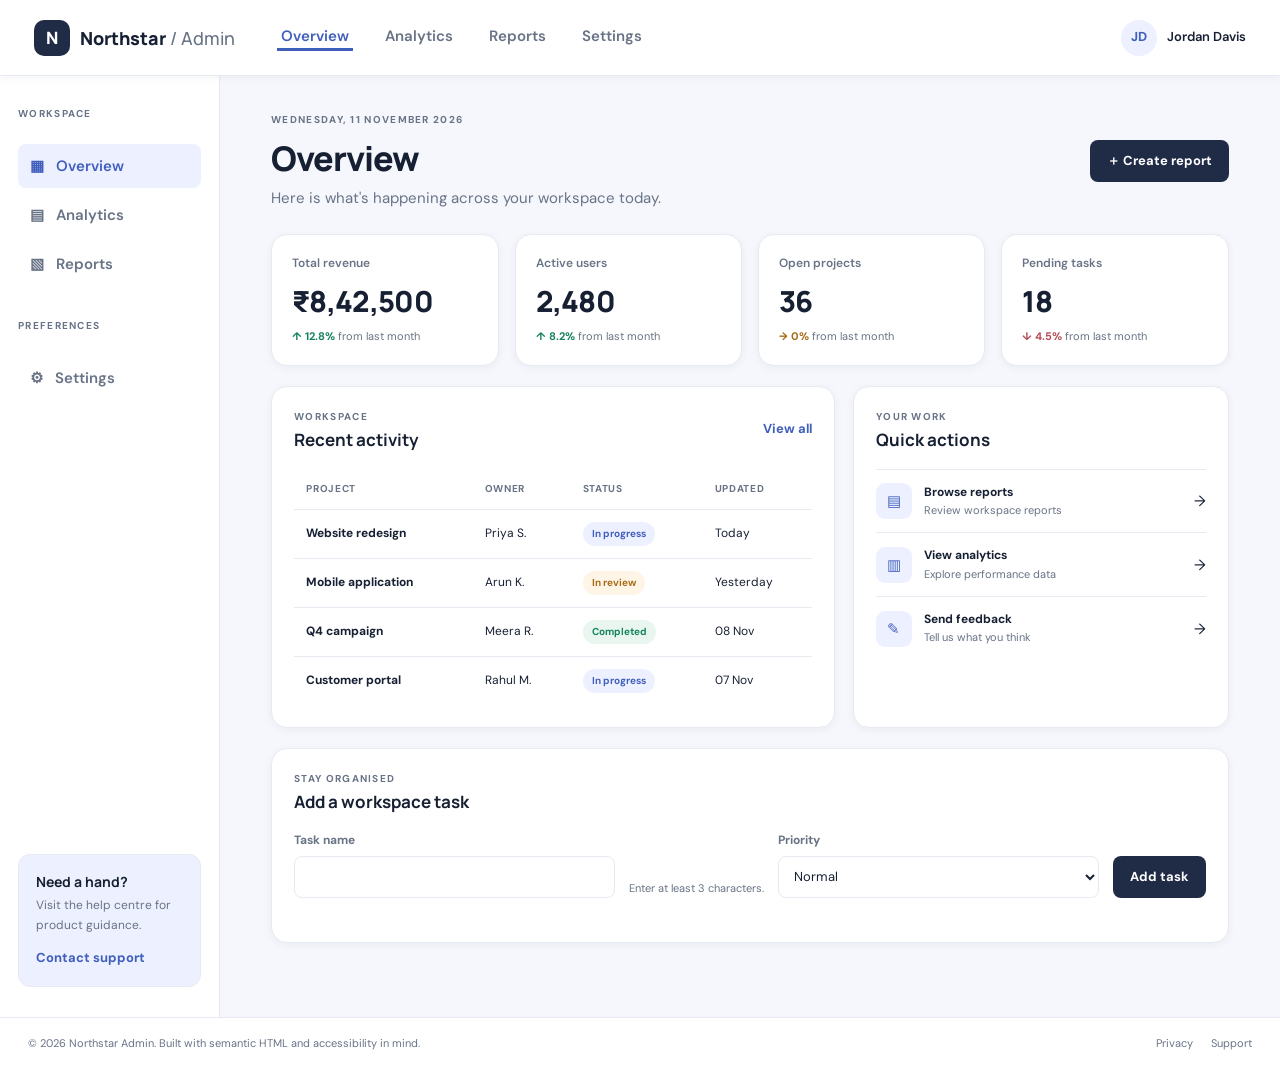
<file: index.html>
<!doctype html>
<html lang="en">
<head>
  <meta charset="utf-8">
  <meta name="viewport" content="width=device-width, initial-scale=1">
  <meta name="description" content="Accessible enterprise dashboard overview.">
  <title>Overview | Northstar Admin</title>
  <link rel="stylesheet" href="css/styles.css">
  <script src="js/app.js" defer></script>
</head>
<body>
  <a class="skip-link" href="#main-content">Skip to main content</a>
  <header class="site-header">
    <a class="brand" href="index.html" aria-label="Northstar Admin home"><span class="brand-mark" aria-hidden="true">N</span><span>Northstar<span class="brand-muted"> / Admin</span></span></a>
    <button class="menu-toggle" type="button" aria-expanded="false" aria-controls="primary-nav"><span class="visually-hidden">Toggle navigation</span><span aria-hidden="true">☰</span></button>
    <nav class="top-nav" id="primary-nav" aria-label="Main navigation">
      <a href="index.html" aria-current="page">Overview</a>
      <a href="analytics.html">Analytics</a>
      <a href="reports.html">Reports</a>
      <a href="settings.html">Settings</a>
    </nav>
    <div class="header-user"><span class="avatar" aria-hidden="true">JD</span><span>Jordan Davis</span></div>
  </header>

  <div class="app-shell">
    <aside class="sidebar" aria-label="Workspace navigation">
      <p class="sidebar-label">WORKSPACE</p>
      <nav aria-label="Workspace">
        <a class="side-link active" href="index.html" aria-current="page"><span aria-hidden="true">▦</span> Overview</a>
        <a class="side-link" href="analytics.html"><span aria-hidden="true">▤</span> Analytics</a>
        <a class="side-link" href="reports.html"><span aria-hidden="true">▧</span> Reports</a>
      </nav>
      <p class="sidebar-label">PREFERENCES</p>
      <nav aria-label="Preferences">
        <a class="side-link" href="settings.html"><span aria-hidden="true">⚙</span> Settings</a>
      </nav>
      <section class="help-card" aria-labelledby="help-title">
        <h2 id="help-title">Need a hand?</h2>
        <p>Visit the help centre for product guidance.</p>
        <a href="mailto:support@example.com">Contact support</a>
      </section>
    </aside>

    <main id="main-content" class="main-content">
      <div class="page-heading">
        <div><p class="eyebrow">WEDNESDAY, 11 NOVEMBER 2026</p><h1>Overview</h1><p class="intro">Here is what's happening across your workspace today.</p></div>
        <button class="button button-primary" type="button" data-open-dialog="new-report-dialog">＋ Create report</button>
      </div>

      <section class="metric-grid" aria-label="Key performance indicators">
        <article class="metric-card"><p class="metric-label">Total revenue</p><p class="metric-value">₹8,42,500</p><p class="metric-change positive">↑ 12.8% <span>from last month</span></p></article>
        <article class="metric-card"><p class="metric-label">Active users</p><p class="metric-value">2,480</p><p class="metric-change positive">↑ 8.2% <span>from last month</span></p></article>
        <article class="metric-card"><p class="metric-label">Open projects</p><p class="metric-value">36</p><p class="metric-change neutral">→ 0% <span>from last month</span></p></article>
        <article class="metric-card"><p class="metric-label">Pending tasks</p><p class="metric-value">18</p><p class="metric-change negative">↓ 4.5% <span>from last month</span></p></article>
      </section>

      <div class="content-grid">
        <section class="panel" aria-labelledby="activity-title">
          <div class="panel-heading"><div><p class="eyebrow">WORKSPACE</p><h2 id="activity-title">Recent activity</h2></div><a class="text-link" href="reports.html">View all</a></div>
          <div class="table-wrap">
            <table>
              <caption class="visually-hidden">Recent workspace activity, including project, owner, status and last updated date.</caption>
              <thead><tr><th scope="col">Project</th><th scope="col">Owner</th><th scope="col">Status</th><th scope="col">Updated</th></tr></thead>
              <tbody>
                <tr><th scope="row">Website redesign</th><td>Priya S.</td><td><span class="status status-progress">In progress</span></td><td>Today</td></tr>
                <tr><th scope="row">Mobile application</th><td>Arun K.</td><td><span class="status status-review">In review</span></td><td>Yesterday</td></tr>
                <tr><th scope="row">Q4 campaign</th><td>Meera R.</td><td><span class="status status-done">Completed</span></td><td>08 Nov</td></tr>
                <tr><th scope="row">Customer portal</th><td>Rahul M.</td><td><span class="status status-progress">In progress</span></td><td>07 Nov</td></tr>
              </tbody>
            </table>
          </div>
        </section>

        <aside class="panel quick-panel" aria-labelledby="quick-title">
          <div class="panel-heading"><div><p class="eyebrow">YOUR WORK</p><h2 id="quick-title">Quick actions</h2></div></div>
          <a class="quick-action" href="reports.html"><span class="quick-icon" aria-hidden="true">▤</span><span><strong>Browse reports</strong><small>Review workspace reports</small></span><span aria-hidden="true">→</span></a>
          <a class="quick-action" href="analytics.html"><span class="quick-icon" aria-hidden="true">▥</span><span><strong>View analytics</strong><small>Explore performance data</small></span><span aria-hidden="true">→</span></a>
          <button class="quick-action quick-action-button" type="button" data-open-dialog="feedback-dialog"><span class="quick-icon" aria-hidden="true">✎</span><span><strong>Send feedback</strong><small>Tell us what you think</small></span><span aria-hidden="true">→</span></button>
        </aside>
      </div>

      <section class="panel form-panel" aria-labelledby="task-title">
        <div class="panel-heading"><div><p class="eyebrow">STAY ORGANISED</p><h2 id="task-title">Add a workspace task</h2></div></div>
        <form id="task-form" class="inline-form">
          <div class="field"><label for="task-name">Task name</label><input id="task-name" name="task-name" type="text" minlength="3" maxlength="80" required aria-describedby="task-hint"></div>
          <p id="task-hint" class="field-hint">Enter at least 3 characters.</p>
          <div class="field"><label for="task-priority">Priority</label><select id="task-priority" name="priority"><option value="normal">Normal</option><option value="high">High</option><option value="low">Low</option></select></div>
          <button class="button button-primary" type="submit">Add task</button>
        </form>
        <p id="task-message" class="form-message" role="status" aria-live="polite"></p>
      </section>
    </main>
  </div>

  <footer class="site-footer"><p>© 2026 Northstar Admin. Built with semantic HTML and accessibility in mind.</p><nav aria-label="Footer navigation"><a href="settings.html">Privacy</a><a href="mailto:support@example.com">Support</a></nav></footer>

  <dialog class="modal" id="new-report-dialog" aria-labelledby="new-report-title" aria-describedby="new-report-description">
    <form method="dialog" class="modal-content"><button class="modal-close" aria-label="Close dialog">×</button><p class="eyebrow">NEW ITEM</p><h2 id="new-report-title">Create a report</h2><p id="new-report-description">This demo dialog shows the accessible modal pattern. A report can be configured from the Reports page.</p><div class="modal-actions"><button class="button button-secondary" value="cancel">Cancel</button><a class="button button-primary" href="reports.html">Go to reports</a></div></form>
  </dialog>
  <dialog class="modal" id="feedback-dialog" aria-labelledby="feedback-title">
    <form method="dialog" class="modal-content"><button class="modal-close" aria-label="Close dialog">×</button><p class="eyebrow">YOUR VOICE</p><h2 id="feedback-title">Send feedback</h2><p>Thanks for helping us improve Northstar Admin.</p><div class="field"><label for="feedback-text">Your feedback</label><textarea id="feedback-text" rows="4" required minlength="5"></textarea></div><div class="modal-actions"><button class="button button-secondary" value="cancel">Cancel</button><button class="button button-primary" value="submit">Submit feedback</button></div></form>
  </dialog>
</body>
</html>
</file>
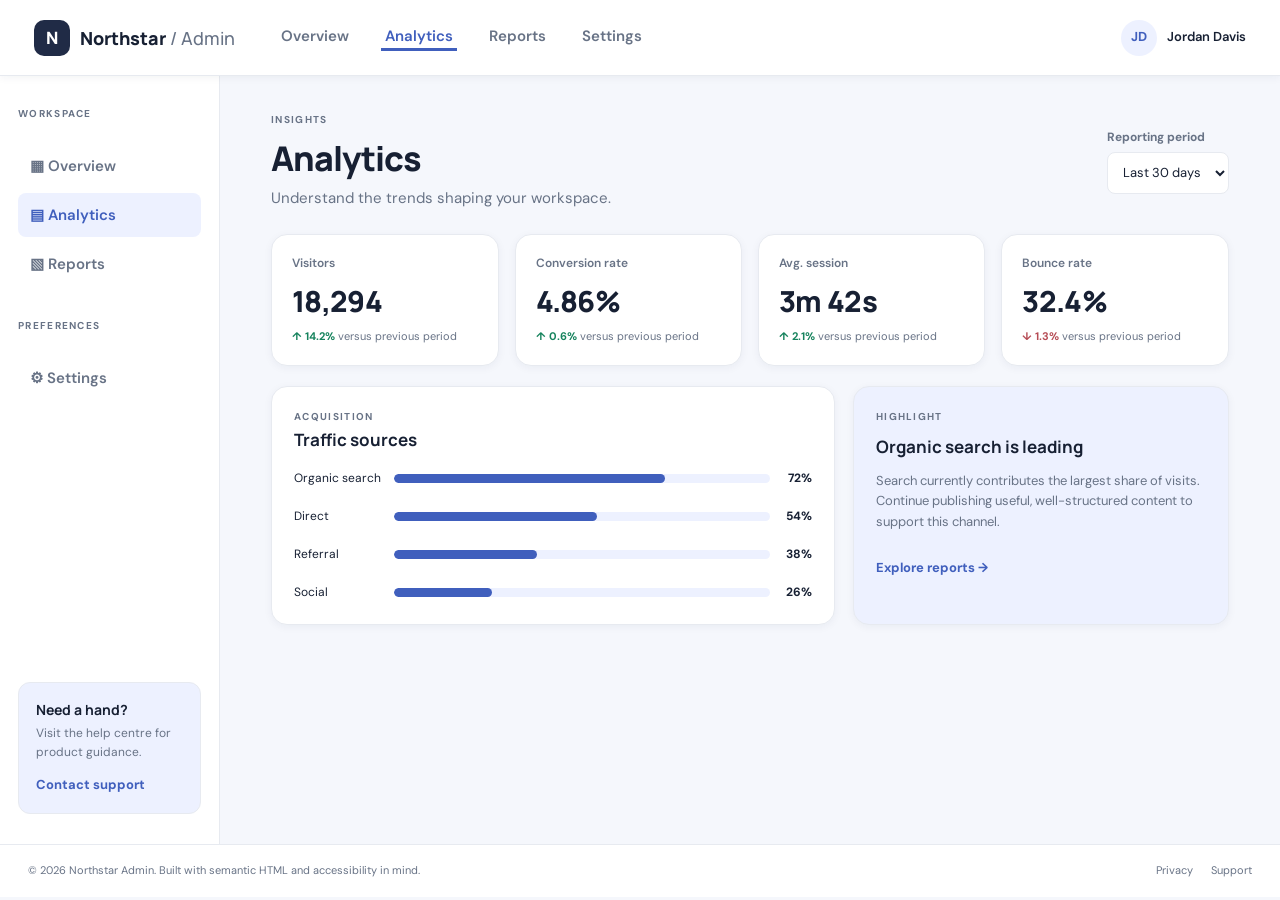
<file: analytics.html>
<!doctype html>
<html lang="en">
<head><meta charset="utf-8"><meta name="viewport" content="width=device-width, initial-scale=1"><meta name="description" content="Workspace analytics and performance metrics."><title>Analytics | Northstar Admin</title><link rel="stylesheet" href="css/styles.css"><script src="js/app.js" defer></script></head>
<body>
<a class="skip-link" href="#main-content">Skip to main content</a>
<header class="site-header"><a class="brand" href="index.html"><span class="brand-mark" aria-hidden="true">N</span><span>Northstar<span class="brand-muted"> / Admin</span></span></a><button class="menu-toggle" type="button" aria-expanded="false" aria-controls="primary-nav"><span class="visually-hidden">Toggle navigation</span><span aria-hidden="true">☰</span></button><nav class="top-nav" id="primary-nav" aria-label="Main navigation"><a href="index.html">Overview</a><a href="analytics.html" aria-current="page">Analytics</a><a href="reports.html">Reports</a><a href="settings.html">Settings</a></nav><div class="header-user"><span class="avatar" aria-hidden="true">JD</span><span>Jordan Davis</span></div></header>
<div class="app-shell"><aside class="sidebar" aria-label="Workspace navigation"><p class="sidebar-label">WORKSPACE</p><nav aria-label="Workspace"><a class="side-link" href="index.html">▦ Overview</a><a class="side-link active" href="analytics.html" aria-current="page">▤ Analytics</a><a class="side-link" href="reports.html">▧ Reports</a></nav><p class="sidebar-label">PREFERENCES</p><nav aria-label="Preferences"><a class="side-link" href="settings.html">⚙ Settings</a></nav><section class="help-card" aria-labelledby="help-title"><h2 id="help-title">Need a hand?</h2><p>Visit the help centre for product guidance.</p><a href="mailto:support@example.com">Contact support</a></section></aside>
<main id="main-content" class="main-content"><div class="page-heading"><div><p class="eyebrow">INSIGHTS</p><h1>Analytics</h1><p class="intro">Understand the trends shaping your workspace.</p></div><label class="select-label" for="period">Reporting period<select id="period"><option>Last 30 days</option><option>Last 7 days</option><option>This year</option></select></label></div>
<section class="metric-grid" aria-label="Analytics summary"><article class="metric-card"><p class="metric-label">Visitors</p><p class="metric-value">18,294</p><p class="metric-change positive">↑ 14.2% <span>versus previous period</span></p></article><article class="metric-card"><p class="metric-label">Conversion rate</p><p class="metric-value">4.86%</p><p class="metric-change positive">↑ 0.6% <span>versus previous period</span></p></article><article class="metric-card"><p class="metric-label">Avg. session</p><p class="metric-value">3m 42s</p><p class="metric-change positive">↑ 2.1% <span>versus previous period</span></p></article><article class="metric-card"><p class="metric-label">Bounce rate</p><p class="metric-value">32.4%</p><p class="metric-change negative">↓ 1.3% <span>versus previous period</span></p></article></section>
<div class="content-grid"><section class="panel" aria-labelledby="traffic-title"><div class="panel-heading"><div><p class="eyebrow">ACQUISITION</p><h2 id="traffic-title">Traffic sources</h2></div></div><div class="bar-list"><div class="bar-row"><span>Organic search</span><div class="bar-track" role="img" aria-label="Organic search: 72 percent"><span style="width:72%"></span></div><strong>72%</strong></div><div class="bar-row"><span>Direct</span><div class="bar-track" role="img" aria-label="Direct: 54 percent"><span style="width:54%"></span></div><strong>54%</strong></div><div class="bar-row"><span>Referral</span><div class="bar-track" role="img" aria-label="Referral: 38 percent"><span style="width:38%"></span></div><strong>38%</strong></div><div class="bar-row"><span>Social</span><div class="bar-track" role="img" aria-label="Social: 26 percent"><span style="width:26%"></span></div><strong>26%</strong></div></div></section><article class="panel insight-card"><p class="eyebrow">HIGHLIGHT</p><h2>Organic search is leading</h2><p>Search currently contributes the largest share of visits. Continue publishing useful, well-structured content to support this channel.</p><a class="text-link" href="reports.html">Explore reports →</a></article></div>
</main></div><footer class="site-footer"><p>© 2026 Northstar Admin. Built with semantic HTML and accessibility in mind.</p><nav aria-label="Footer navigation"><a href="settings.html">Privacy</a><a href="mailto:support@example.com">Support</a></nav></footer>
</body></html>
</file>
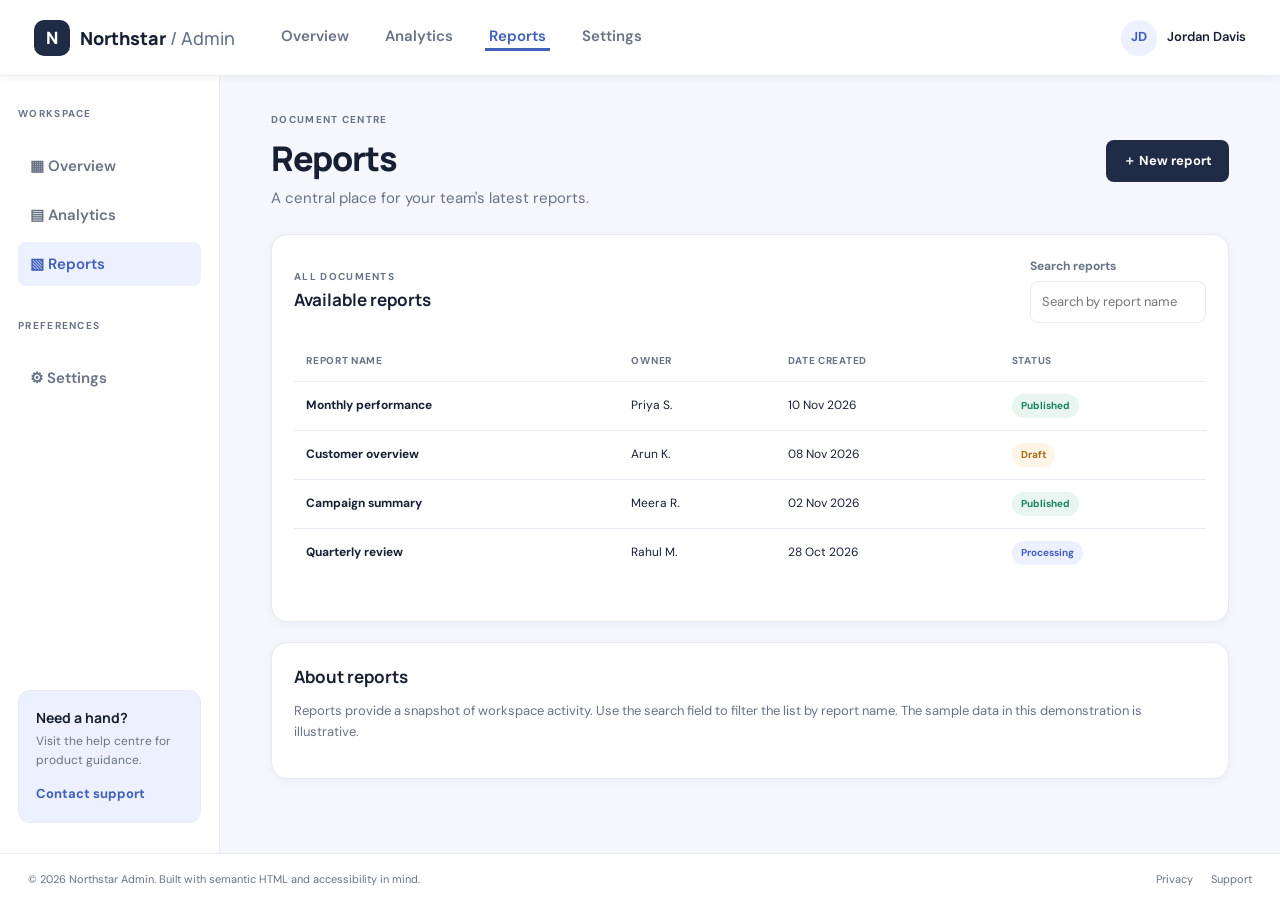
<file: reports.html>
<!doctype html>
<html lang="en">
<head><meta charset="utf-8"><meta name="viewport" content="width=device-width, initial-scale=1"><meta name="description" content="Workspace reports and project status."><title>Reports | Northstar Admin</title><link rel="stylesheet" href="css/styles.css"><script src="js/app.js" defer></script></head>
<body><a class="skip-link" href="#main-content">Skip to main content</a><header class="site-header"><a class="brand" href="index.html"><span class="brand-mark" aria-hidden="true">N</span><span>Northstar<span class="brand-muted"> / Admin</span></span></a><button class="menu-toggle" type="button" aria-expanded="false" aria-controls="primary-nav"><span class="visually-hidden">Toggle navigation</span><span aria-hidden="true">☰</span></button><nav class="top-nav" id="primary-nav" aria-label="Main navigation"><a href="index.html">Overview</a><a href="analytics.html">Analytics</a><a href="reports.html" aria-current="page">Reports</a><a href="settings.html">Settings</a></nav><div class="header-user"><span class="avatar" aria-hidden="true">JD</span><span>Jordan Davis</span></div></header>
<div class="app-shell"><aside class="sidebar" aria-label="Workspace navigation"><p class="sidebar-label">WORKSPACE</p><nav aria-label="Workspace"><a class="side-link" href="index.html">▦ Overview</a><a class="side-link" href="analytics.html">▤ Analytics</a><a class="side-link active" href="reports.html" aria-current="page">▧ Reports</a></nav><p class="sidebar-label">PREFERENCES</p><nav aria-label="Preferences"><a class="side-link" href="settings.html">⚙ Settings</a></nav><section class="help-card" aria-labelledby="help-title"><h2 id="help-title">Need a hand?</h2><p>Visit the help centre for product guidance.</p><a href="mailto:support@example.com">Contact support</a></section></aside>
<main id="main-content" class="main-content"><div class="page-heading"><div><p class="eyebrow">DOCUMENT CENTRE</p><h1>Reports</h1><p class="intro">A central place for your team's latest reports.</p></div><button class="button button-primary" type="button" data-open-dialog="report-info-dialog">＋ New report</button></div>
<section class="panel" aria-labelledby="reports-table-title"><div class="panel-heading"><div><p class="eyebrow">ALL DOCUMENTS</p><h2 id="reports-table-title">Available reports</h2></div><label class="search-label" for="report-search">Search reports<input id="report-search" type="search" placeholder="Search by report name"></label></div><div class="table-wrap"><table id="reports-table"><caption class="visually-hidden">Available reports with owner, date and report status.</caption><thead><tr><th scope="col">Report name</th><th scope="col">Owner</th><th scope="col">Date created</th><th scope="col">Status</th></tr></thead><tbody><tr><th scope="row">Monthly performance</th><td>Priya S.</td><td>10 Nov 2026</td><td><span class="status status-done">Published</span></td></tr><tr><th scope="row">Customer overview</th><td>Arun K.</td><td>08 Nov 2026</td><td><span class="status status-review">Draft</span></td></tr><tr><th scope="row">Campaign summary</th><td>Meera R.</td><td>02 Nov 2026</td><td><span class="status status-done">Published</span></td></tr><tr><th scope="row">Quarterly review</th><td>Rahul M.</td><td>28 Oct 2026</td><td><span class="status status-progress">Processing</span></td></tr></tbody></table></div><p id="search-status" class="form-message" role="status" aria-live="polite"></p></section>
<article class="panel note-panel"><h2>About reports</h2><p>Reports provide a snapshot of workspace activity. Use the search field to filter the list by report name. The sample data in this demonstration is illustrative.</p></article></main></div><footer class="site-footer"><p>© 2026 Northstar Admin. Built with semantic HTML and accessibility in mind.</p><nav aria-label="Footer navigation"><a href="settings.html">Privacy</a><a href="mailto:support@example.com">Support</a></nav></footer>
<dialog class="modal" id="report-info-dialog" aria-labelledby="report-info-title"><form method="dialog" class="modal-content"><button class="modal-close" aria-label="Close dialog">×</button><p class="eyebrow">REPORTS</p><h2 id="report-info-title">Create a report</h2><p>This demonstration uses sample report data. Report creation can be connected to a backend in a future version.</p><div class="modal-actions"><button class="button button-primary" value="close">Got it</button></div></form></dialog></body></html>
</file>
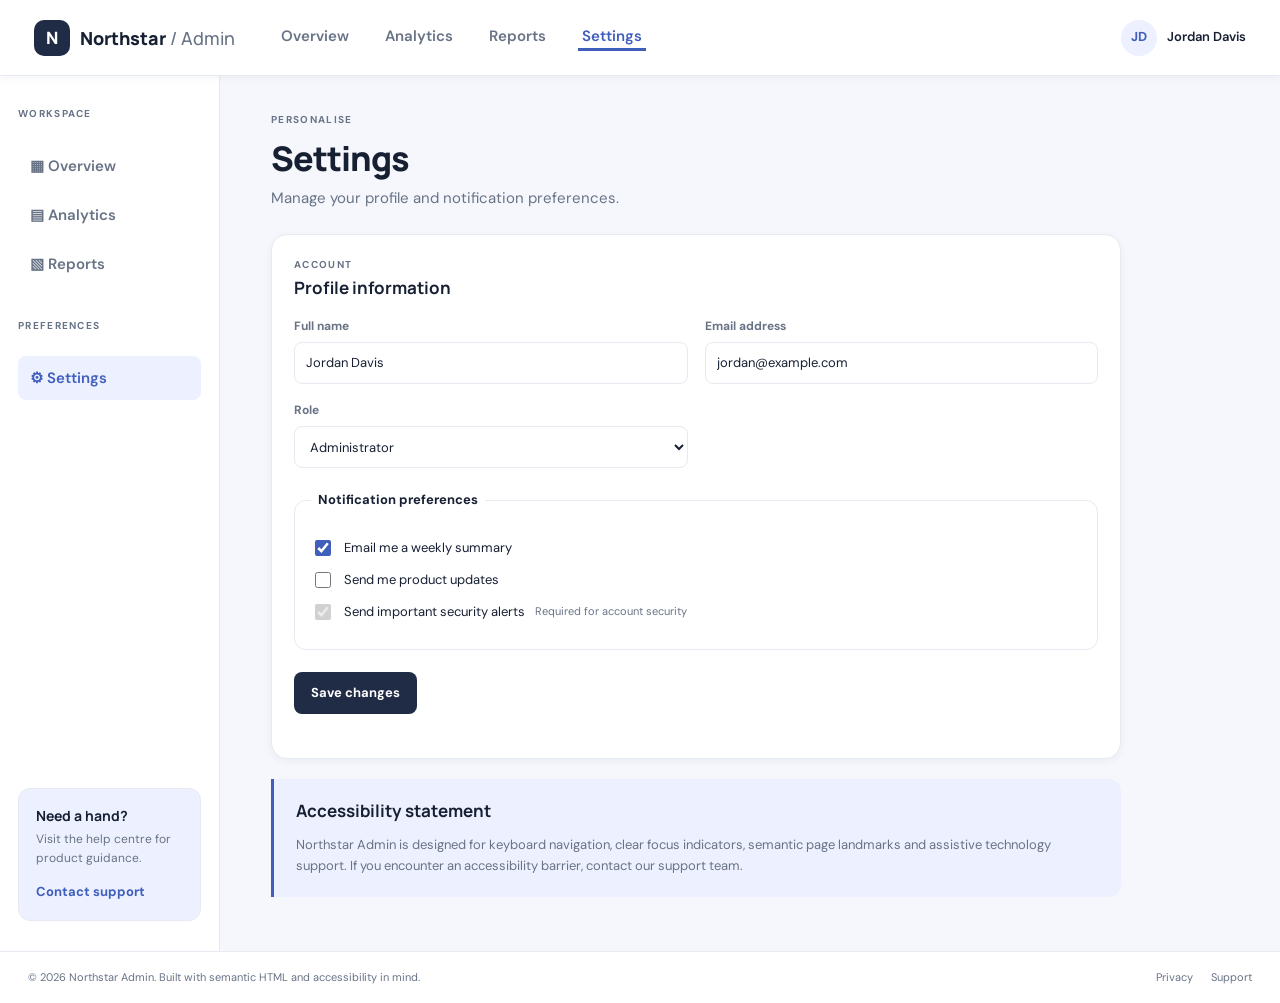
<file: settings.html>
<!doctype html>
<html lang="en">
<head><meta charset="utf-8"><meta name="viewport" content="width=device-width, initial-scale=1"><meta name="description" content="Manage your Northstar Admin preferences."><title>Settings | Northstar Admin</title><link rel="stylesheet" href="css/styles.css"><script src="js/app.js" defer></script></head>
<body><a class="skip-link" href="#main-content">Skip to main content</a><header class="site-header"><a class="brand" href="index.html"><span class="brand-mark" aria-hidden="true">N</span><span>Northstar<span class="brand-muted"> / Admin</span></span></a><button class="menu-toggle" type="button" aria-expanded="false" aria-controls="primary-nav"><span class="visually-hidden">Toggle navigation</span><span aria-hidden="true">☰</span></button><nav class="top-nav" id="primary-nav" aria-label="Main navigation"><a href="index.html">Overview</a><a href="analytics.html">Analytics</a><a href="reports.html">Reports</a><a href="settings.html" aria-current="page">Settings</a></nav><div class="header-user"><span class="avatar" aria-hidden="true">JD</span><span>Jordan Davis</span></div></header>
<div class="app-shell"><aside class="sidebar" aria-label="Workspace navigation"><p class="sidebar-label">WORKSPACE</p><nav aria-label="Workspace"><a class="side-link" href="index.html">▦ Overview</a><a class="side-link" href="analytics.html">▤ Analytics</a><a class="side-link" href="reports.html">▧ Reports</a></nav><p class="sidebar-label">PREFERENCES</p><nav aria-label="Preferences"><a class="side-link active" href="settings.html" aria-current="page">⚙ Settings</a></nav><section class="help-card" aria-labelledby="help-title"><h2 id="help-title">Need a hand?</h2><p>Visit the help centre for product guidance.</p><a href="mailto:support@example.com">Contact support</a></section></aside>
<main id="main-content" class="main-content"><div class="page-heading"><div><p class="eyebrow">PERSONALISE</p><h1>Settings</h1><p class="intro">Manage your profile and notification preferences.</p></div></div>
<section class="panel settings-panel" aria-labelledby="profile-title"><div class="panel-heading"><div><p class="eyebrow">ACCOUNT</p><h2 id="profile-title">Profile information</h2></div></div><form id="settings-form"><div class="form-grid"><div class="field"><label for="full-name">Full name</label><input id="full-name" name="full-name" type="text" value="Jordan Davis" autocomplete="name" required></div><div class="field"><label for="email">Email address</label><input id="email" name="email" type="email" value="jordan@example.com" autocomplete="email" required></div><div class="field"><label for="role">Role</label><select id="role" name="role"><option>Administrator</option><option>Editor</option><option>Viewer</option></select></div></div>
<fieldset class="preferences"><legend>Notification preferences</legend><label class="check-row"><input type="checkbox" name="weekly-summary" checked> Email me a weekly summary</label><label class="check-row"><input type="checkbox" name="product-updates"> Send me product updates</label><label class="check-row"><input type="checkbox" name="security-alerts" checked disabled> Send important security alerts <span class="field-hint">Required for account security</span></label></fieldset><button class="button button-primary" type="submit">Save changes</button><p id="settings-message" class="form-message" role="status" aria-live="polite"></p></form></section>
<aside class="accessibility-note" aria-labelledby="accessibility-title"><h2 id="accessibility-title">Accessibility statement</h2><p>Northstar Admin is designed for keyboard navigation, clear focus indicators, semantic page landmarks and assistive technology support. If you encounter an accessibility barrier, contact our support team.</p></aside></main></div><footer class="site-footer"><p>© 2026 Northstar Admin. Built with semantic HTML and accessibility in mind.</p><nav aria-label="Footer navigation"><a href="settings.html">Privacy</a><a href="mailto:support@example.com">Support</a></nav></footer></body></html>
</file>
<file: css/styles.css>
/* =========================================
   1. GOOGLE FONTS
========================================= */

@import url('https://fonts.googleapis.com/css2?family=DM+Sans:wght@400;500;600;700&family=Manrope:wght@500;600;700;800&display=swap');


/* =========================================
   2. DESIGN TOKENS
========================================= */

:root {
  color-scheme: light;

  /* Colours */
  --ink: #172033;
  --muted: #687386;
  --line: #e7eaf0;
  --paper: #f5f7fc;
  --white: #ffffff;
  --navy: #202b46;
  --blue: #405fbd;
  --blue-soft: #edf1ff;
  --green: #16835d;
  --red: #b64c55;
  --amber: #a66b16;

  /* Typography */
  --font-body: 'DM Sans', Arial, sans-serif;
  --font-heading: 'Manrope', Arial, sans-serif;

  /* Spacing */
  --space-1: 4px;
  --space-2: 8px;
  --space-3: 12px;
  --space-4: 16px;
  --space-5: 20px;
  --space-6: 24px;
  --space-8: 32px;
  --space-10: 40px;

  /* Borders */
  --radius-sm: 8px;
  --radius-md: 12px;
  --radius: 16px;
  --radius-lg: 22px;

  /* Shadows */
  --shadow-sm: 0 2px 8px rgba(28, 42, 70, 0.05);
  --shadow-md: 0 8px 24px rgba(28, 42, 70, 0.08);
  --shadow-lg: 0 16px 40px rgba(28, 42, 70, 0.12);

  /* Effects */
  --transition: 0.25s ease;
  --content-width: 1500px;
}


/* =========================================
   3. DARK THEME
========================================= */

:root[data-theme="dark"] {
  color-scheme: dark;

  --ink: #edf1fa;
  --muted: #a3aec2;
  --line: #303b50;
  --paper: #111827;
  --white: #1c2638;
  --navy: #35466c;
  --blue: #8ca6ff;
  --blue-soft: #293657;
  --green: #65c99e;
  --red: #f08b91;
  --amber: #edbd6d;

  --shadow-sm: 0 2px 8px rgba(0, 0, 0, 0.15);
  --shadow-md: 0 8px 24px rgba(0, 0, 0, 0.2);
  --shadow-lg: 0 16px 40px rgba(0, 0, 0, 0.3);
}


/* =========================================
   4. RESET AND BASE STYLES
========================================= */

*,
*::before,
*::after {
  box-sizing: border-box;
}

html {
  scroll-behavior: smooth;
  scroll-padding-top: 90px;
}

body {
  margin: 0;
  min-width: 320px;
  background: var(--paper);
  color: var(--ink);
  font: 15px/1.6 var(--font-body);
  transition: background var(--transition), color var(--transition);
  overflow-x: hidden;
}

img,
svg,
video {
  max-width: 100%;
  height: auto;
}

button,
input,
select,
textarea {
  font: inherit;
}

button,
a {
  -webkit-tap-highlight-color: transparent;
}

a {
  color: inherit;
}

button {
  color: inherit;
}

::selection {
  background: var(--blue-soft);
  color: var(--blue);
}


/* =========================================
   5. ACCESSIBILITY
========================================= */

.skip-link {
  position: absolute;
  top: -60px;
  left: 12px;
  z-index: 20;
  padding: 10px 14px;
  background: var(--white);
  border: 2px solid var(--blue);
  border-radius: var(--radius-sm);
}

.skip-link:focus {
  top: 12px;
}

.visually-hidden {
  position: absolute;
  width: 1px;
  height: 1px;
  padding: 0;
  margin: -1px;
  overflow: hidden;
  clip: rect(0, 0, 0, 0);
  white-space: nowrap;
  border: 0;
}

:focus-visible {
  outline: 3px solid #e5a93c;
  outline-offset: 3px;
}


/* =========================================
   6. HEADER AND NAVIGATION
========================================= */

.site-header {
  position: sticky;
  top: 0;
  z-index: 10;

  display: flex;
  align-items: center;
  flex-wrap: wrap;
  gap: 14px;

  min-height: 68px;
  padding: 12px 18px;

  background: var(--white);
  border-bottom: 1px solid var(--line);
  box-shadow: var(--shadow-sm);
  backdrop-filter: blur(14px);
}

.brand {
  display: flex;
  align-items: center;
  gap: 10px;

  font: 800 18px var(--font-heading);
  text-decoration: none;
  white-space: nowrap;
}

.brand-mark {
  display: grid;
  place-items: center;

  width: 36px;
  height: 36px;

  background: var(--navy);
  color: #fff;
  border-radius: 10px;
  font-size: 17px;
}

.brand-muted {
  color: var(--muted);
  font-weight: 500;
}

.menu-toggle {
  display: block;
  margin-left: auto;
  padding: 7px 12px;

  background: var(--white);
  border: 1px solid var(--line);
  border-radius: var(--radius-sm);

  font-size: 18px;
  cursor: pointer;
  transition: var(--transition);
}

.menu-toggle:hover {
  background: var(--blue-soft);
}

.top-nav {
  order: 4;
  display: none;
  flex-direction: column;
  gap: 0;
  width: 100%;
}

.top-nav.is-open {
  display: flex;
}

.top-nav a {
  display: flex;
  align-items: center;

  padding: 10px;
  border-radius: var(--radius-sm);

  color: var(--muted);
  font-weight: 600;
  text-decoration: none;

  transition: var(--transition);
}

.top-nav a:hover,
.top-nav a[aria-current="page"] {
  background: var(--blue-soft);
  color: var(--blue);
}

.header-user {
  display: flex;
  align-items: center;
  gap: 10px;

  margin-left: 0;
  font-size: 13px;
  font-weight: 600;
}

.header-user span:last-child {
  display: none;
}

.avatar {
  display: grid;
  place-items: center;

  width: 36px;
  height: 36px;

  background: var(--blue-soft);
  color: var(--blue);
  border-radius: 50%;
  font-weight: 700;
}


/* =========================================
   7. DASHBOARD LAYOUT
========================================= */

.app-shell {
  display: block;
  min-height: calc(100vh - 132px);
}

.sidebar {
  display: none;
}

.main-content {
  width: 100%;
  max-width: var(--content-width);
  margin: 0 auto;
  padding: 26px 16px 40px;
}

.page-heading {
  display: flex;
  flex-direction: column;
  align-items: flex-start;
  gap: 16px;
  margin-bottom: 24px;
}

.page-heading h1 {
  margin: 0 0 7px;
  font: 800 clamp(26px, 5vw, 34px)/1.2 var(--font-heading);
  letter-spacing: -1px;
}

.intro {
  margin: 0;
  color: var(--muted);
}


/* =========================================
   8. BUTTONS
========================================= */

.button {
  display: inline-flex;
  align-items: center;
  justify-content: center;
  gap: 8px;

  min-height: 42px;
  padding: 10px 16px;

  border: 1px solid transparent;
  border-radius: var(--radius-sm);

  font: 700 13px var(--font-body);
  text-decoration: none;
  cursor: pointer;

  transition: transform var(--transition),
              background var(--transition),
              box-shadow var(--transition);
}

.button:hover {
  transform: translateY(-2px);
  box-shadow: var(--shadow-md);
}

.button:active {
  transform: translateY(0);
}

.button-primary {
  background: var(--navy);
  color: #fff;
}

.button-primary:hover {
  background: #344466;
}

.button-secondary {
  background: var(--blue-soft);
  color: var(--ink);
  border-color: var(--line);
}


/* =========================================
   9. METRIC CARDS
========================================= */

.metric-grid {
  display: grid;
  grid-template-columns: repeat(2, minmax(0, 1fr));
  gap: 12px;
  margin-bottom: 20px;
}

.metric-card,
.panel {
  min-width: 0;
  background: var(--white);
  border: 1px solid var(--line);
  border-radius: var(--radius);
  box-shadow: var(--shadow-sm);

  transition: transform var(--transition),
              box-shadow var(--transition),
              background var(--transition);
}

.metric-card {
  padding: 15px;
}

.metric-card:hover,
.panel:hover {
  box-shadow: var(--shadow-md);
}

.metric-label {
  margin: 0 0 8px;
  color: var(--muted);
  font-size: 12px;
  font-weight: 600;
}

.metric-value {
  margin: 0 0 7px;
  font: 800 clamp(20px, 4vw, 29px) var(--font-heading);
  letter-spacing: -0.7px;
  overflow-wrap: anywhere;
}

.metric-change {
  margin: 0;
  font-size: 11px;
  font-weight: 700;
}

.metric-change span {
  color: var(--muted);
  font-weight: 400;
}

.positive {
  color: var(--green);
}

.negative {
  color: var(--red);
}

.neutral {
  color: var(--amber);
}


/* =========================================
   10. CONTENT GRID AND PANELS
========================================= */

.content-grid {
  display: grid;
  grid-template-columns: minmax(0, 1fr);
  gap: 16px;
  margin-bottom: 20px;
}

.panel {
  min-width: 0;
  padding: 18px;
  margin-bottom: 20px;
}

.content-grid .panel {
  margin: 0;
}

.panel-heading {
  display: flex;
  justify-content: space-between;
  align-items: center;
  flex-wrap: wrap;
  gap: 12px;
  margin-bottom: 18px;
}

.panel-heading h2,
.panel h2,
.accessibility-note h2 {
  margin: 0;
  font: 700 17px var(--font-heading);
}

.panel-heading .eyebrow {
  margin-bottom: 3px;
}

.eyebrow,
.sidebar-label {
  margin: 0 0 10px;
  color: var(--muted);
  font-size: 10px;
  font-weight: 700;
  letter-spacing: 1.3px;
}


/* =========================================
   11. TABLES
========================================= */

.table-wrap {
  width: 100%;
  overflow-x: auto;
  -webkit-overflow-scrolling: touch;
}

table {
  width: 100%;
  min-width: 520px;
  border-collapse: collapse;
  text-align: left;
  white-space: nowrap;
  font-size: 12px;
}

caption {
  padding: 8px;
  text-align: left;
}

th,
td {
  padding: 12px;
  border-bottom: 1px solid var(--line);
}

thead th {
  color: var(--muted);
  font-size: 10px;
  text-transform: uppercase;
  letter-spacing: 0.7px;
  font-weight: 700;
}

tbody th {
  font-weight: 700;
}

tbody tr {
  transition: background var(--transition);
}

tbody tr:hover {
  background: var(--blue-soft);
}

tbody tr:last-child th,
tbody tr:last-child td {
  border-bottom: 0;
}

.status {
  display: inline-flex;
  padding: 4px 9px;
  border-radius: 20px;
  font-size: 10px;
  font-weight: 700;
}

.status-progress {
  background: var(--blue-soft);
  color: var(--blue);
}

.status-review {
  background: #fff5e7;
  color: #a66b16;
}

.status-done {
  background: #e8f6ef;
  color: #16835d;
}


/* =========================================
   12. SIDEBAR
========================================= */

.sidebar {
  background: var(--white);
  border-right: 1px solid var(--line);
  padding: 30px 18px;
  flex-direction: column;
  gap: 12px;
}

.sidebar nav {
  display: grid;
  gap: 5px;
  margin-bottom: 20px;
}

.side-link {
  display: flex;
  align-items: center;
  gap: 12px;

  padding: 10px 12px;
  border-radius: var(--radius-sm);

  color: var(--muted);
  font-weight: 600;
  text-decoration: none;

  transition: var(--transition);
}

.side-link.active,
.side-link:hover {
  background: var(--blue-soft);
  color: var(--blue);
}

.help-card {
  margin-top: auto;
  padding: 17px;
  background: var(--blue-soft);
  border: 1px solid var(--line);
  border-radius: var(--radius-md);
}

.help-card h2 {
  margin: 0 0 5px;
  font: 700 14px var(--font-heading);
}

.help-card p {
  margin: 0 0 10px;
  color: var(--muted);
  font-size: 12px;
}

.help-card a,
.text-link {
  color: var(--blue);
  font-size: 13px;
  font-weight: 700;
  text-decoration: none;
}


/* =========================================
   13. QUICK ACTIONS
========================================= */

.quick-panel {
  display: flex;
  flex-direction: column;
}

.quick-action {
  display: flex;
  align-items: center;
  gap: 12px;

  padding: 13px 0;
  border-top: 1px solid var(--line);

  color: var(--ink);
  text-align: left;
  text-decoration: none;

  transition: var(--transition);
}

.quick-action:hover {
  padding-left: 5px;
  color: var(--blue);
}

.quick-action > span:nth-child(2) {
  display: grid;
  flex: 1;
  min-width: 0;
}

.quick-action strong {
  font-size: 12px;
}

.quick-action small {
  color: var(--muted);
  font-size: 11px;
}

.quick-icon {
  display: grid;
  place-items: center;

  width: 36px;
  height: 36px;
  flex-shrink: 0;

  background: var(--blue-soft);
  color: var(--blue);
  border-radius: 9px;
}

.quick-action-button {
  width: 100%;
  background: transparent;
  border-left: 0;
  border-right: 0;
  border-bottom: 0;
  font: inherit;
  cursor: pointer;
}


/* =========================================
   14. FORMS AND INPUTS
========================================= */

.form-panel {
  margin-top: 20px;
}

.inline-form {
  display: flex;
  flex-direction: column;
  align-items: stretch;
  gap: 14px;
}

.field {
  display: grid;
  gap: 6px;
  min-width: 0;
  flex: 1;
}

.field label,
.select-label,
.search-label {
  color: var(--muted);
  font-size: 12px;
  font-weight: 700;
}

.field input,
.field select,
.field textarea,
.select-label select,
.search-label input {
  width: 100%;
  min-height: 42px;
  padding: 9px 11px;

  background: var(--white);
  color: var(--ink);
  border: 1px solid var(--line);
  border-radius: var(--radius-sm);

  font: 13px var(--font-body);
  transition: border-color var(--transition),
              box-shadow var(--transition);
}

.field input:focus,
.field select:focus,
.field textarea:focus,
.select-label select:focus,
.search-label input:focus {
  border-color: var(--blue);
  outline: none;
  box-shadow: 0 0 0 3px var(--blue-soft);
}

.field textarea {
  resize: vertical;
  min-height: 100px;
}

.field-hint {
  margin: 0;
  color: var(--muted);
  font-size: 11px;
}

.form-message {
  min-height: 1em;
  margin: 10px 0 0;
  color: var(--green);
  font-size: 12px;
}

.select-label,
.search-label {
  display: grid;
  gap: 5px;
  min-width: 0;
}


/* =========================================
   15. CHARTS AND INSIGHTS
========================================= */

.bar-list {
  display: grid;
  gap: 19px;
}

.bar-row {
  display: grid;
  grid-template-columns: minmax(65px, 92px) minmax(0, 1fr) 34px;
  align-items: center;
  gap: 8px;
  font-size: 12px;
}

.bar-row strong {
  text-align: right;
}

.bar-track {
  height: 9px;
  overflow: hidden;
  background: var(--blue-soft);
  border-radius: 10px;
}

.bar-track span {
  display: block;
  height: 100%;
  background: var(--blue);
  border-radius: 10px;
  transition: width 0.5s ease;
}

.insight-card {
  background: var(--blue-soft);
}

.insight-card h2 {
  margin-bottom: 10px;
}

.insight-card p:not(.eyebrow),
.note-panel p,
.accessibility-note p {
  color: var(--muted);
  font-size: 13px;
}

.insight-card .text-link {
  display: inline-block;
  margin-top: 12px;
}


/* =========================================
   16. SETTINGS
========================================= */

.settings-panel {
  width: 100%;
  max-width: 850px;
}

.form-grid {
  display: grid;
  grid-template-columns: minmax(0, 1fr);
  gap: 17px;
}

.preferences {
  margin: 22px 0;
  padding: 16px;
  border: 1px solid var(--line);
  border-radius: var(--radius-md);
}

.preferences legend {
  padding: 0 7px;
  font-size: 13px;
  font-weight: 700;
}

.check-row {
  display: flex;
  align-items: center;
  gap: 10px;
  margin: 10px 0;
  font-size: 13px;
}

.check-row input {
  width: 16px;
  height: 16px;
  accent-color: var(--blue);
}


/* =========================================
   17. ACCESSIBILITY NOTE
========================================= */

.accessibility-note {
  max-width: 850px;
  padding: 20px 22px;

  background: var(--blue-soft);
  border-left: 3px solid var(--blue);
  border-radius: 0 var(--radius-md) var(--radius-md) 0;
}

.accessibility-note p {
  margin-bottom: 0;
}


/* =========================================
   18. FOOTER
========================================= */

.site-footer {
  display: flex;
  flex-direction: column;
  gap: 12px;

  padding: 17px 18px;

  background: var(--white);
  border-top: 1px solid var(--line);

  color: var(--muted);
  font-size: 11px;
}

.site-footer p {
  margin: 0;
}

.site-footer nav {
  display: flex;
  flex-wrap: wrap;
  gap: 18px;
}

.site-footer a {
  text-decoration: none;
}

.site-footer a:hover {
  color: var(--blue);
}


/* =========================================
   19. MODAL
========================================= */

.modal {
  width: min(480px, calc(100% - 32px));
  padding: 0;

  background: var(--white);
  color: var(--ink);
  border: 1px solid var(--line);
  border-radius: var(--radius-lg);

  box-shadow: var(--shadow-lg);
}

.modal::backdrop {
  background: rgba(17, 24, 39, 0.65);
  backdrop-filter: blur(4px);
}

.modal-content {
  position: relative;
  padding: 28px;
}

.modal-content h2 {
  margin: 0 0 10px;
  font: 800 22px var(--font-heading);
}

.modal-content p:not(.eyebrow) {
  color: var(--muted);
  font-size: 13px;
}

.modal-close {
  position: absolute;
  top: 12px;
  right: 16px;

  background: transparent;
  border: 0;

  color: var(--muted);
  font-size: 26px;
  cursor: pointer;
}

.modal-actions {
  display: flex;
  justify-content: flex-end;
  flex-wrap: wrap;
  gap: 10px;
  margin-top: 20px;
}


/* =========================================
   20. GLASS EFFECT UTILITY
========================================= */

.glass-effect {
  background: color-mix(in srgb, var(--white) 82%, transparent);
  border: 1px solid var(--line);
  backdrop-filter: blur(14px);
  -webkit-backdrop-filter: blur(14px);
}


/* =========================================
   21. SMALL MOBILE SCREENS
   320px and above
========================================= */

@media (min-width: 320px) {
  .main-content {
    padding-left: 16px;
    padding-right: 16px;
  }

  .metric-grid {
    grid-template-columns: repeat(2, minmax(0, 1fr));
  }
}


/* =========================================
   22. TABLET SCREENS
   768px and above
========================================= */

@media (min-width: 768px) {
  .site-header {
    min-height: 76px;
    padding: 0 24px;
    gap: 24px;
    flex-wrap: nowrap;
  }

  .menu-toggle {
    display: none;
  }

  .top-nav {
    display: flex;
    order: initial;
    flex-direction: row;
    align-items: center;
    gap: 18px;
    width: auto;
    height: 100%;
  }

  .top-nav a {
    height: 100%;
    padding: 0 4px;
    border-bottom: 3px solid transparent;
    border-radius: 0;
  }

  .top-nav a:hover,
  .top-nav a[aria-current="page"] {
    background: transparent;
    border-bottom-color: var(--blue);
  }

  .header-user {
    margin-left: auto;
  }

  .header-user span:last-child {
    display: inline;
  }

  .main-content {
    padding: 32px 28px 48px;
  }

  .page-heading {
    flex-direction: row;
    align-items: center;
    justify-content: space-between;
  }

  .metric-grid {
    grid-template-columns: repeat(2, minmax(0, 1fr));
    gap: 16px;
  }

  .content-grid {
    grid-template-columns: minmax(0, 1.5fr) minmax(0, 1fr);
    gap: 18px;
  }

  .form-grid {
    grid-template-columns: repeat(2, minmax(0, 1fr));
  }

  .inline-form {
    flex-direction: row;
    align-items: end;
    flex-wrap: wrap;
  }

  .inline-form .button {
    width: auto;
  }

  .site-footer {
    flex-direction: row;
    justify-content: space-between;
    padding: 17px 28px;
  }
}


/* =========================================
   23. LAPTOP SCREENS
   1024px and above
========================================= */

@media (min-width: 1024px) {
  .site-header {
    padding: 0 34px;
    gap: 42px;
  }

  .top-nav {
    gap: 28px;
  }

  .app-shell {
    display: grid;
    grid-template-columns: 220px minmax(0, 1fr);
  }

  .sidebar {
    display: flex;
  }

  .main-content {
    padding: 36px clamp(22px, 4vw, 58px) 54px;
  }

  .metric-grid {
    grid-template-columns: repeat(4, minmax(0, 1fr));
  }

  .metric-card {
    padding: 19px 20px;
  }

  .panel {
    padding: 22px;
  }
}


/* =========================================
   24. LARGE DESKTOP SCREENS
   1440px and above
========================================= */

@media (min-width: 1440px) {
  .app-shell {
    grid-template-columns: 250px minmax(0, 1fr);
  }

  .site-header {
    padding-left: 48px;
    padding-right: 48px;
  }

  .main-content {
    padding-top: 42px;
    padding-bottom: 60px;
  }

  .content-grid {
    gap: 22px;
  }

  .metric-grid {
    gap: 20px;
  }
}


/* =========================================
   25. REDUCED MOTION ACCESSIBILITY
========================================= */

@media (prefers-reduced-motion: reduce) {
  html {
    scroll-behavior: auto;
  }

  *,
  *::before,
  *::after {
    animation-duration: 0.01ms !important;
    animation-iteration-count: 1 !important;
    transition-duration: 0.01ms !important;
  }
}
</file>
